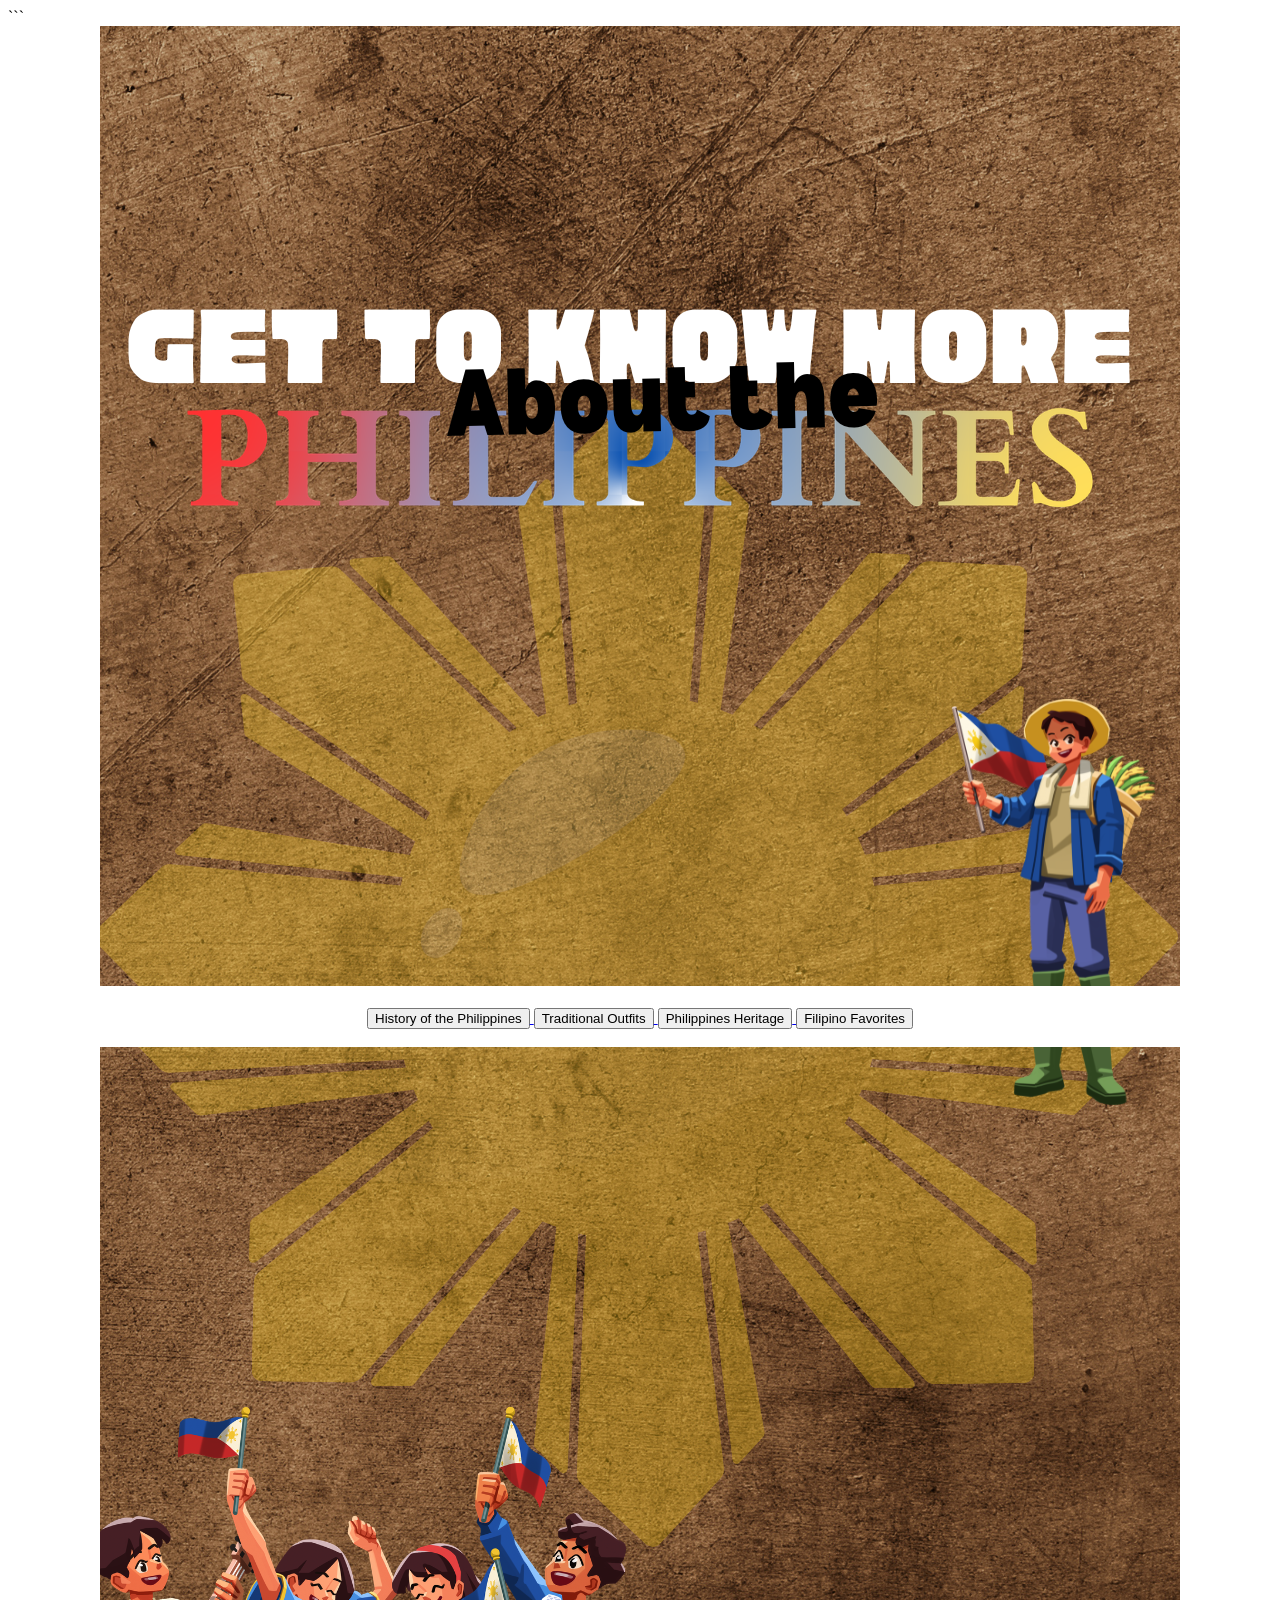
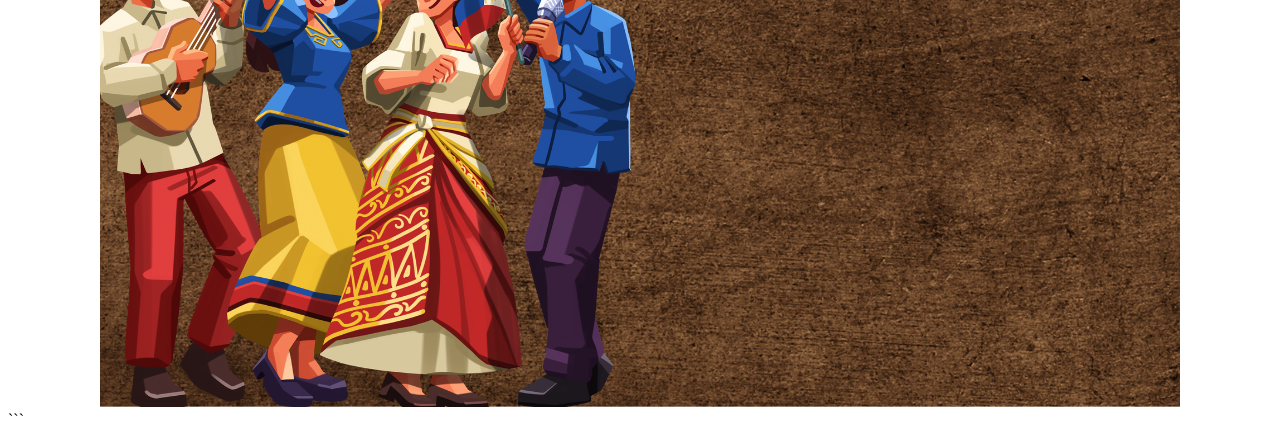
<file: index.html>
<!DOCTYPE html>

<html lang="en">

<head>
    <meta charset="UTF-8">
    <meta name="viewport" content="width=device-width, initial-scale=1.0">
    <title>Philippines</title>
</head>

<body>

```
<center>

    <img src="homepage1.png" alt="Philippines">

    <br><br>

    <a href="history.html">
        <button type="button">History of the Philippines</button>
    </a>

    <a href="outfits.html">
        <button type="button">Traditional Outfits</button>
    </a>

    <a href="heritage.html">
        <button type="button">Philippines Heritage</button>
    </a>

    <a href="favorites.html">
        <button type="button">Filipino Favorites</button>
    </a>

    <br><br>

    <img src="homepage2.png" alt="Philippines">

</center>
```

</body>

</html>
</file>
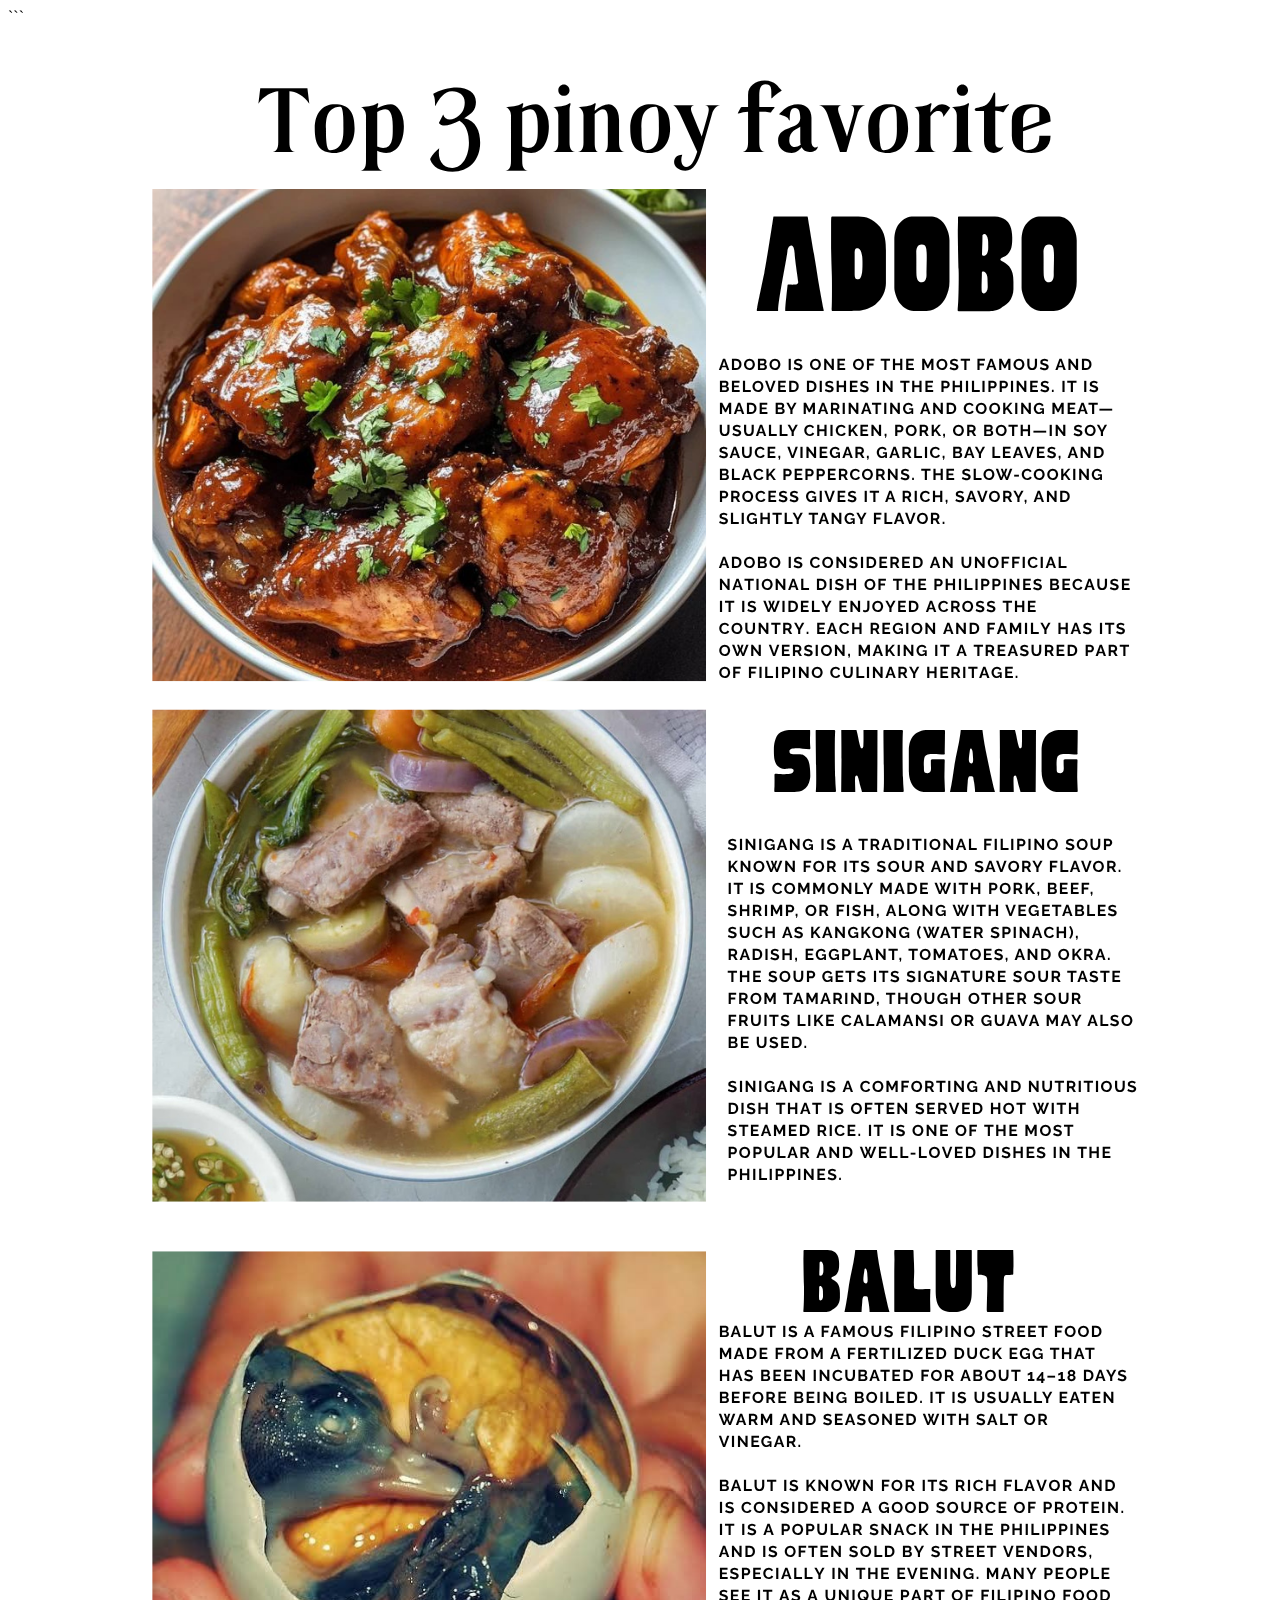
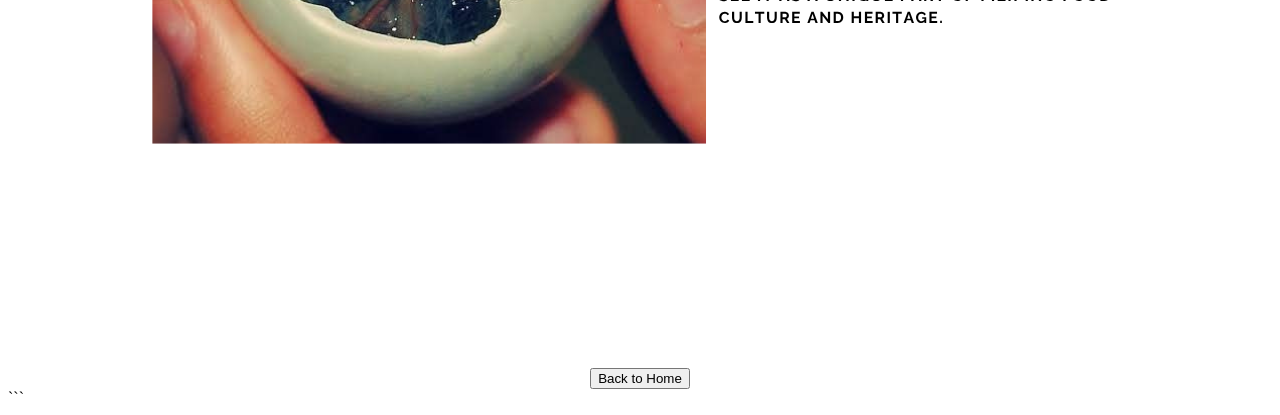
<file: favorites.html>
<!DOCTYPE html>

<html lang="en">

<head>
    <meta charset="UTF-8">
    <meta name="viewport" content="width=device-width, initial-scale=1.0">
    <title>Filipino Favorites</title>
</head>

<body>

```
<center>

    <img src="favorites.png" alt="Filipino Favorites">

    <br><br>

    <a href="index.html">
        <button type="button">Back to Home</button>
    </a>

</center>
```

</body>

</html>
</file>
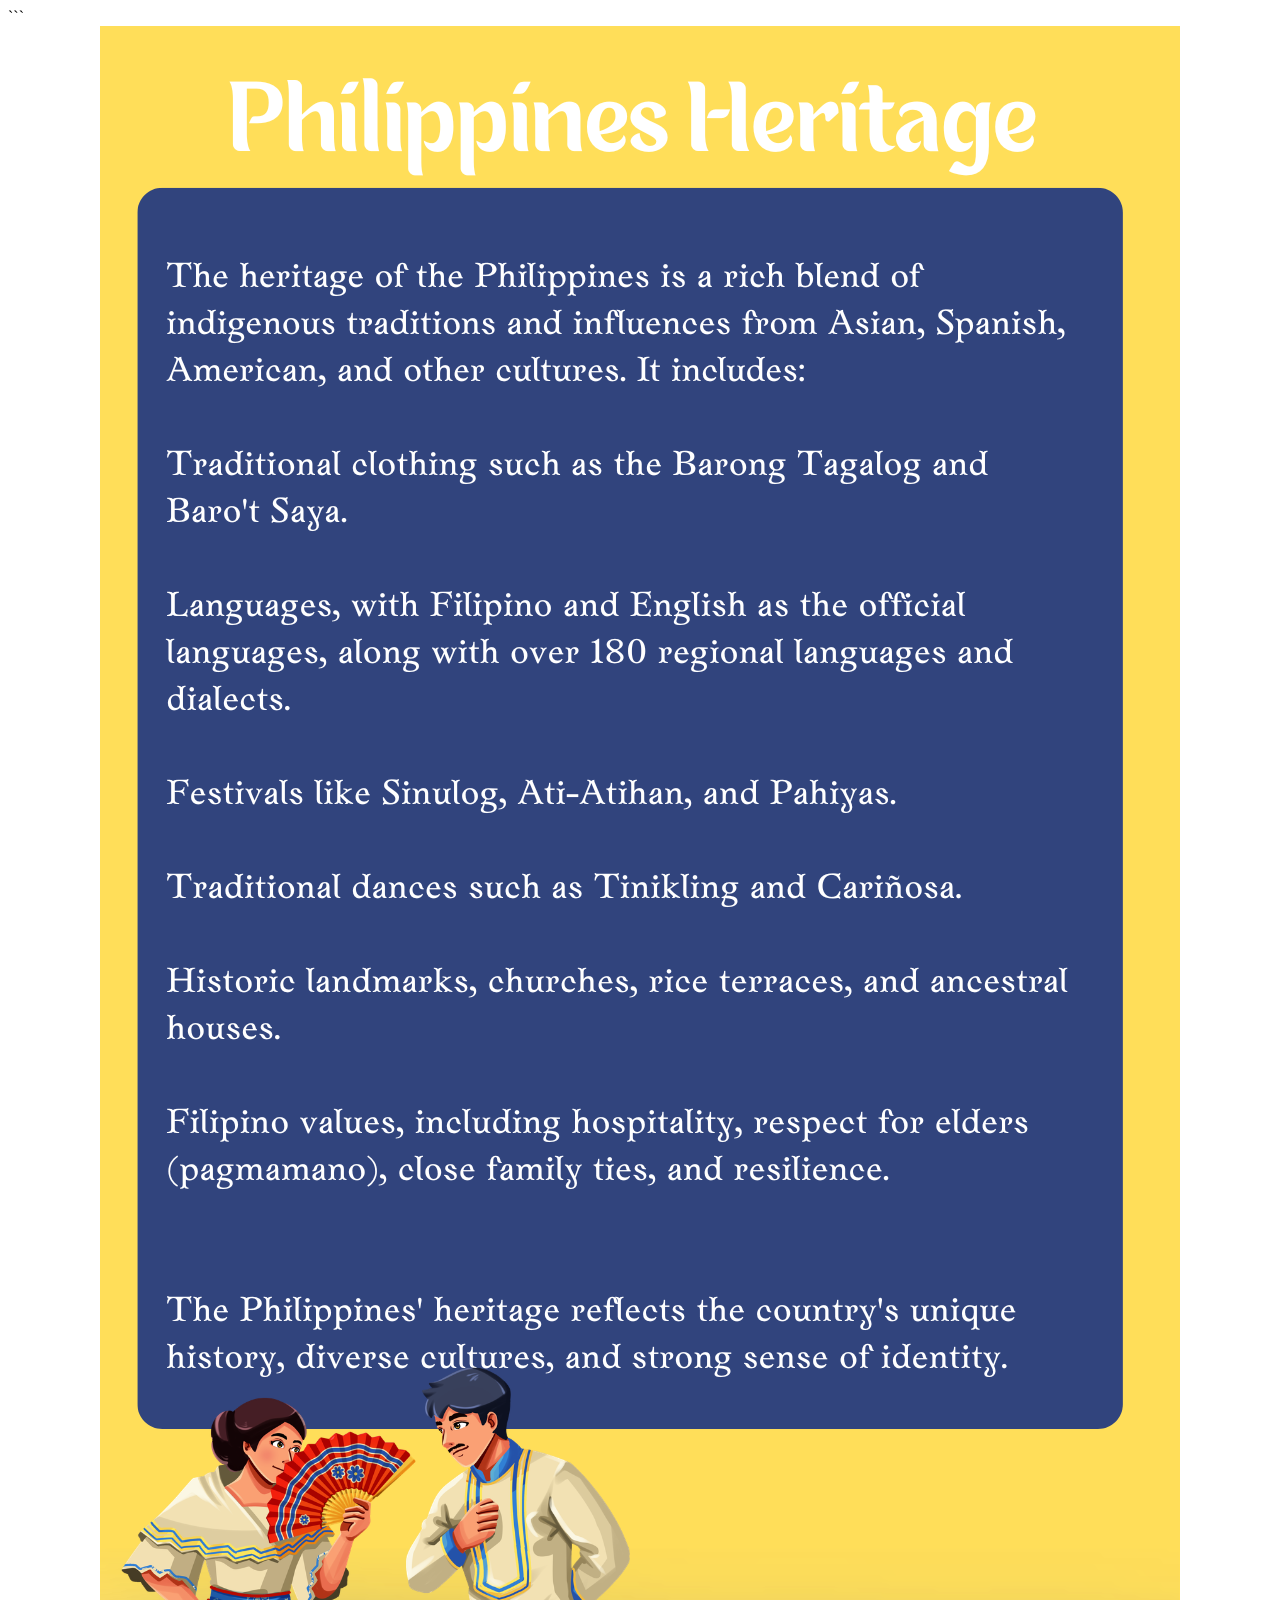
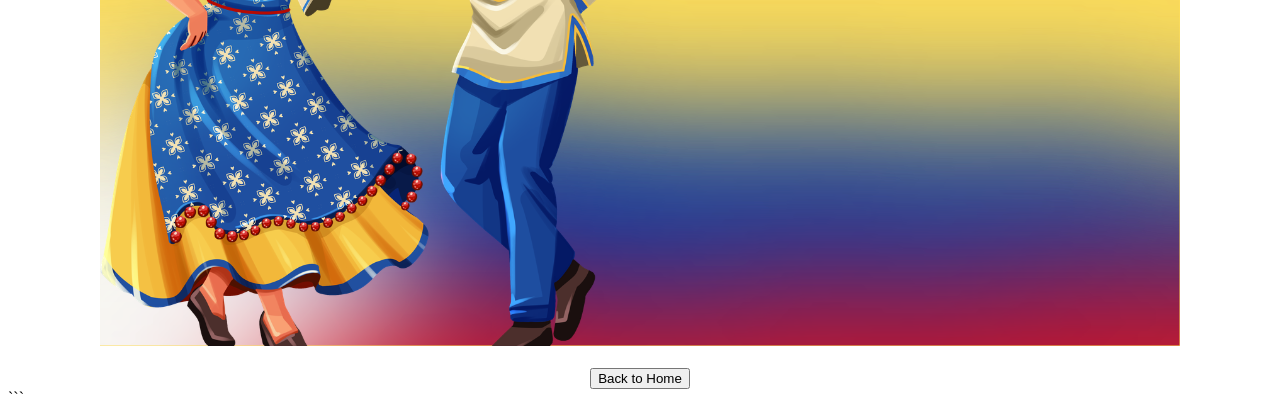
<file: heritage.html>
<!DOCTYPE html>

<html lang="en">

<head>
    <meta charset="UTF-8">
    <meta name="viewport" content="width=device-width, initial-scale=1.0">
    <title>Philippines Heritage</title>
</head>

<body>

```
<center>

    <img src="heritage.png" alt="Philippines Heritage">

    <br><br>

    <a href="index.html">
        <button type="button">Back to Home</button>
    </a>

</center>
```

</body>

</html>
</file>
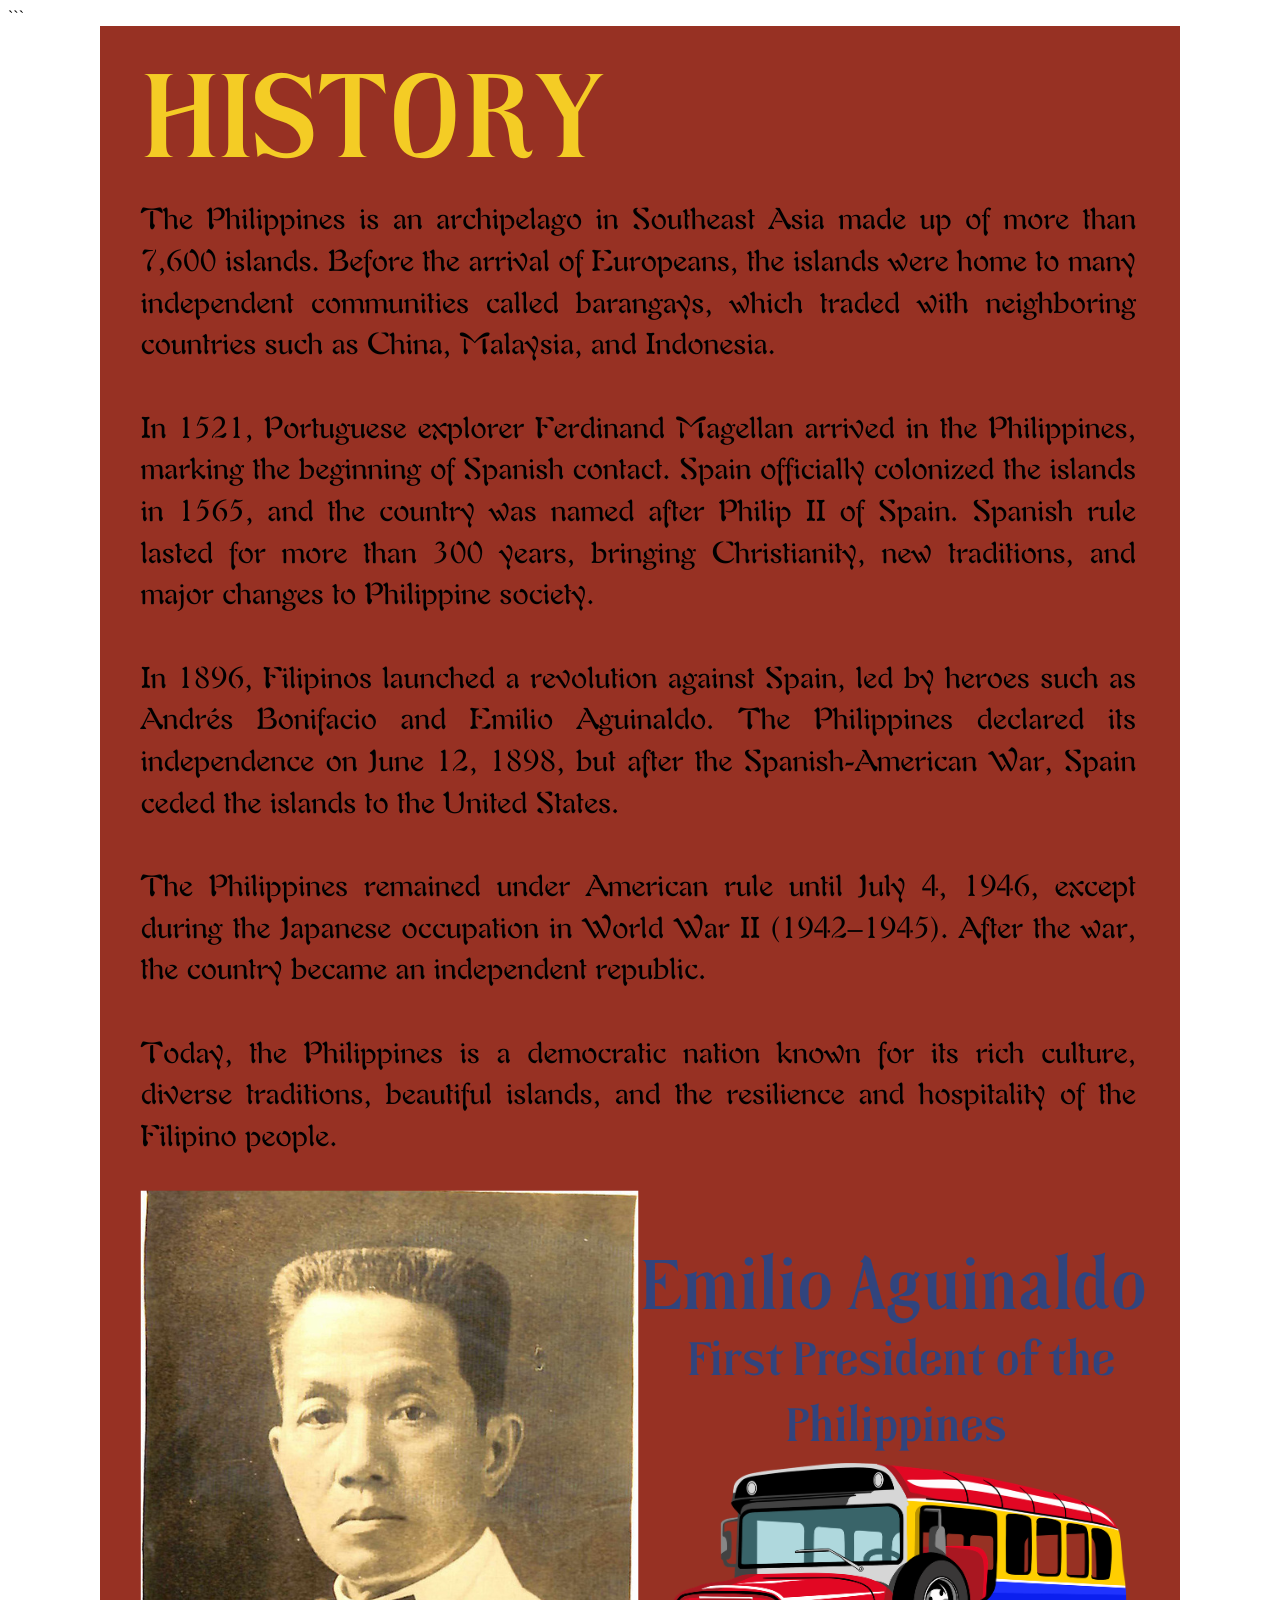
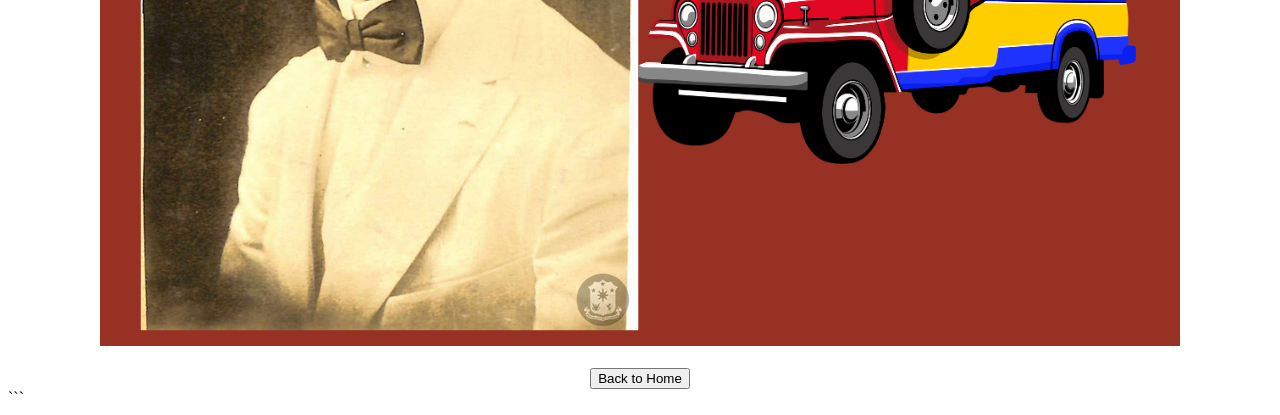
<file: history.html>
<!DOCTYPE html>

<html lang="en">

<head>
    <meta charset="UTF-8">
    <meta name="viewport" content="width=device-width, initial-scale=1.0">
    <title>History of the Philippines</title>
</head>

<body>

```
<center>

    <img src="history.png" alt="History of the Philippines">

    <br><br>

    <a href="index.html">
        <button type="button">Back to Home</button>
    </a>

</center>
```

</body>

</html>
</file>
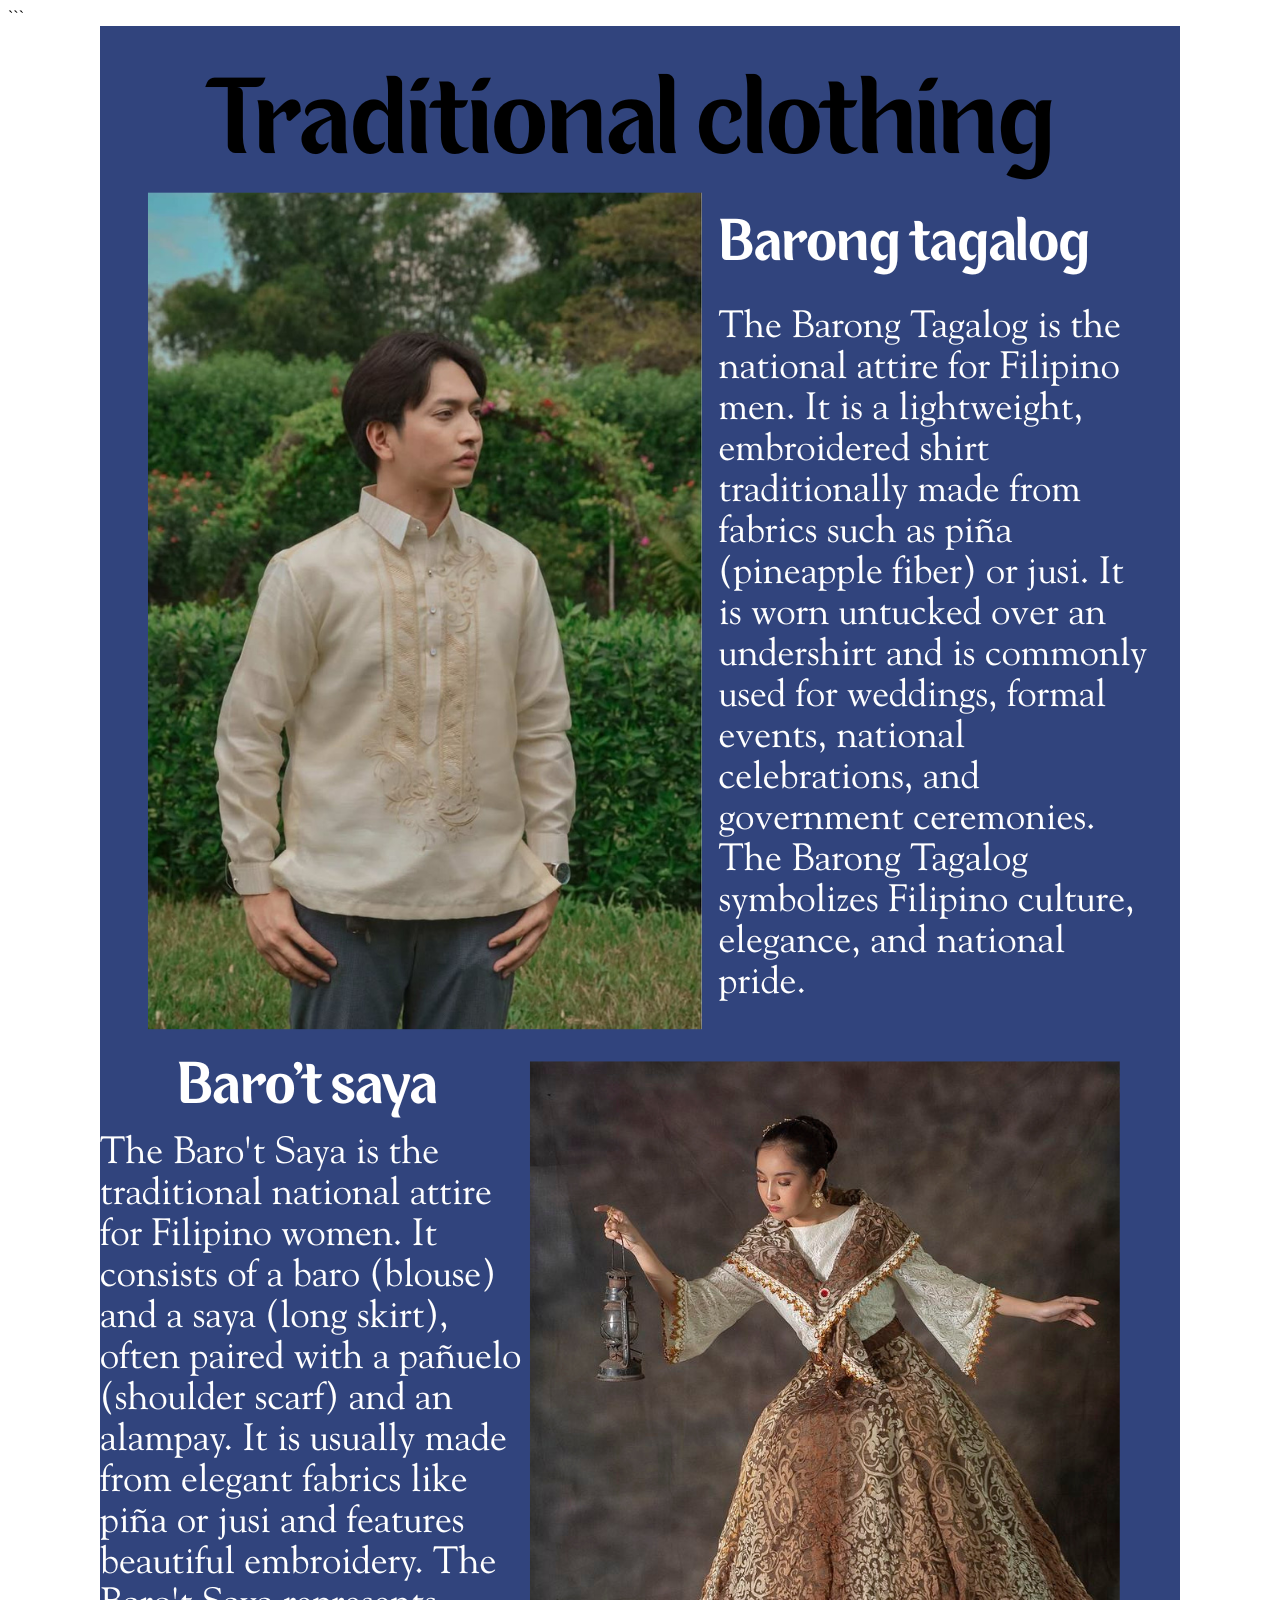
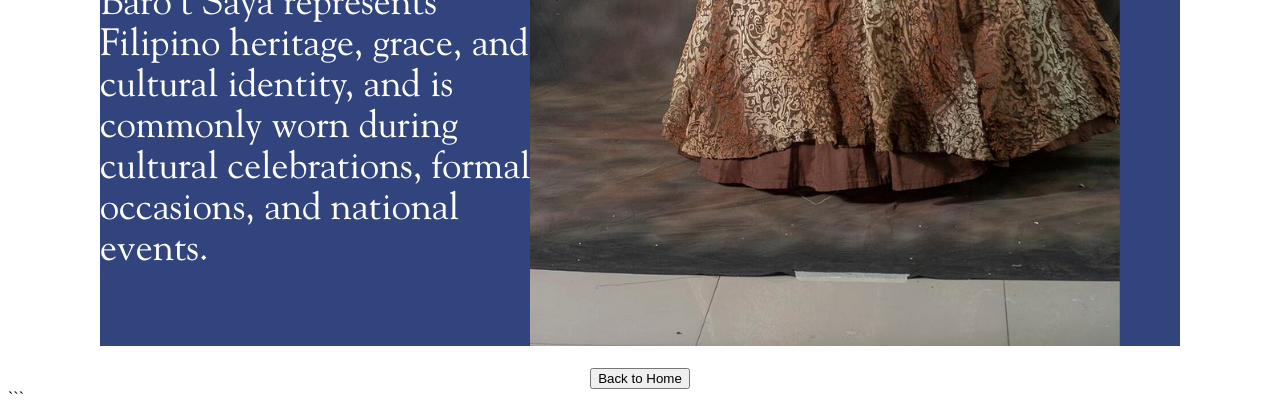
<file: outfits.html>
<!DOCTYPE html>

<html lang="en">

<head>
    <meta charset="UTF-8">
    <meta name="viewport" content="width=device-width, initial-scale=1.0">
    <title>Traditional Outfits</title>
</head>

<body>

```
<center>

    <img src="outfits.png" alt="Traditional Filipino Outfits">

    <br><br>

    <a href="index.html">
        <button type="button">Back to Home</button>
    </a>

</center>
```

</body>

</html>
</file>
